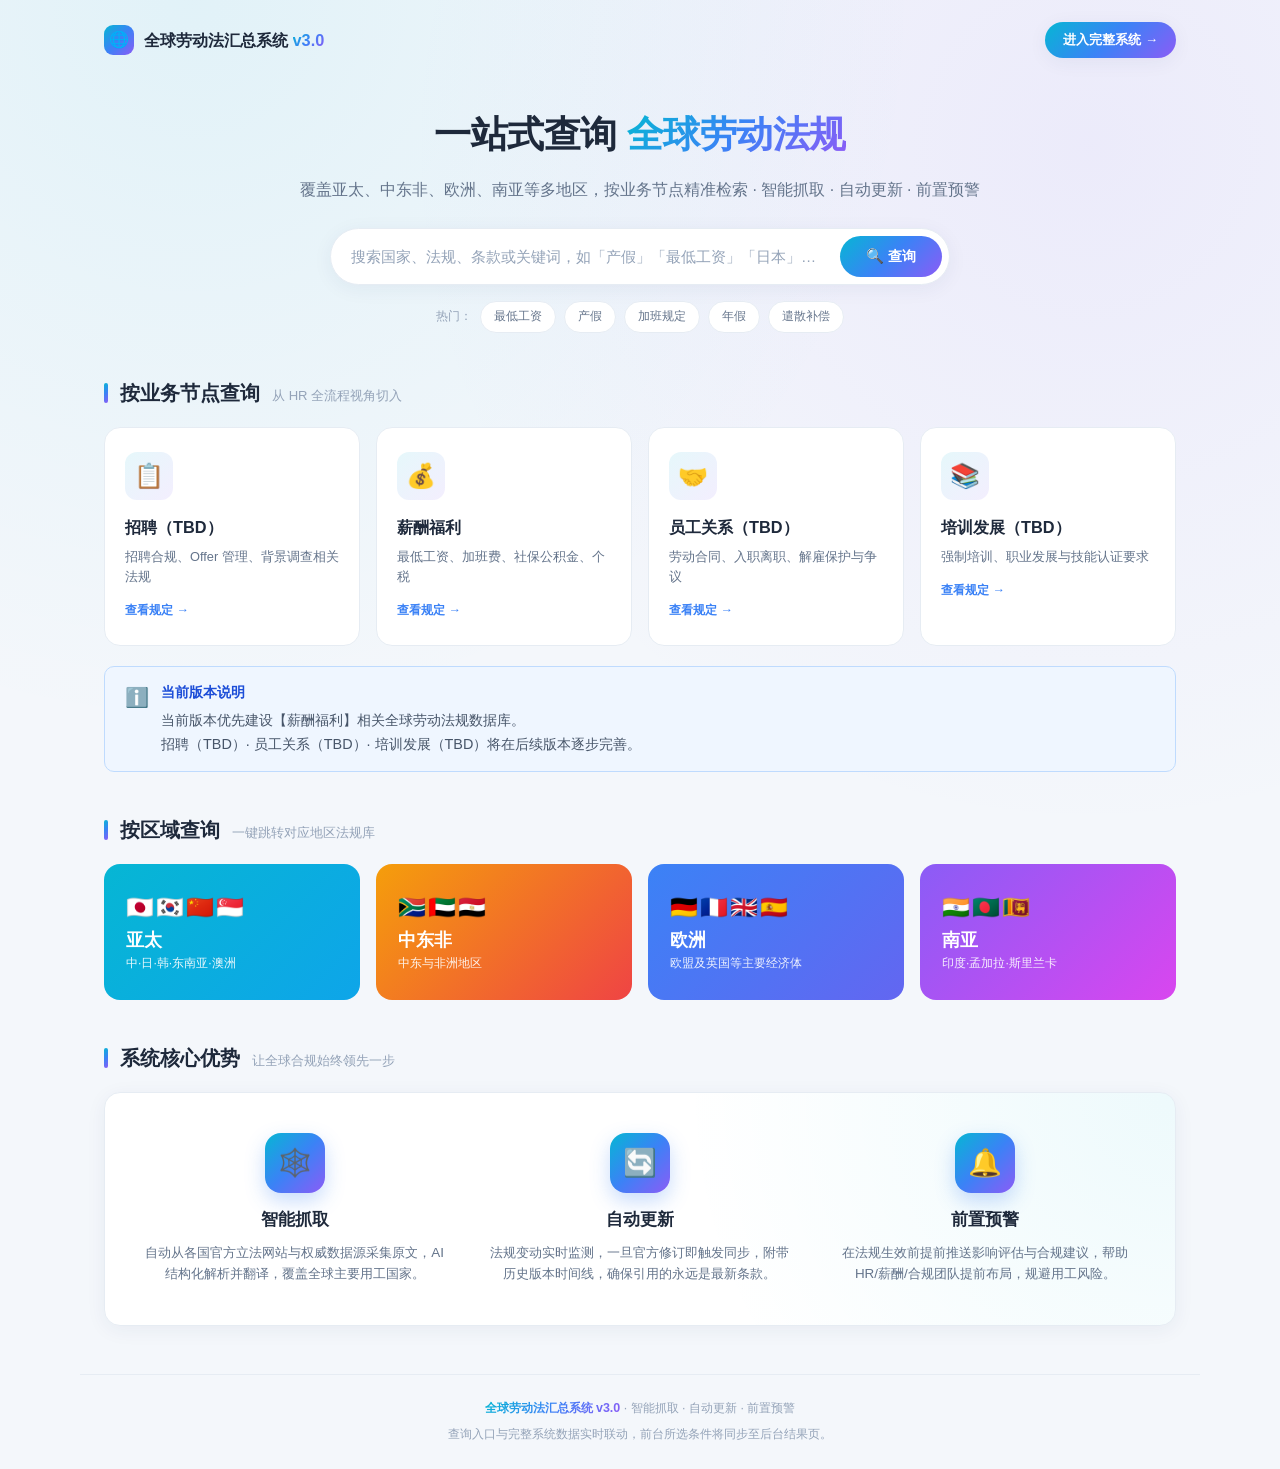
<file: portal.html>
<!DOCTYPE html>
<html lang="zh-CN">
<head>
<meta charset="UTF-8">
<meta name="viewport" content="width=device-width, initial-scale=1.0">
<title>全球劳动法汇总系统 · 智能查询入口</title>
<style>
*{margin:0;padding:0;box-sizing:border-box}
:root{
  --grad:linear-gradient(135deg,#06b6d4,#3b82f6,#8b5cf6);
  --grad-soft:linear-gradient(135deg,rgba(6,182,212,.10),rgba(139,92,246,.10));
  --accent:#3b82f6;--accent2:#06b6d4;--accent3:#8b5cf6;
  --text:#1e293b;--text2:#64748b;--text3:#94a3b8;
  --bg:#f4f7fb;--card:#ffffff;--border:#e6ecf3;
  --shadow:0 4px 20px rgba(30,58,95,.06);
  --shadow-hover:0 12px 32px rgba(59,130,246,.16);
  --radius:16px;--radius-sm:10px;
  --font:-apple-system,BlinkMacSystemFont,"Segoe UI",Roboto,"Noto Sans SC",sans-serif;
}
html,body{min-height:100%}
body{font-family:var(--font);background:var(--bg);color:var(--text);line-height:1.6;
  background-image:radial-gradient(circle at 15% 0%,rgba(6,182,212,.08),transparent 40%),
                   radial-gradient(circle at 85% 10%,rgba(139,92,246,.08),transparent 40%);}

/* ===== Header ===== */
.top{max-width:1120px;margin:0 auto;padding:22px 24px;display:flex;align-items:center;justify-content:space-between}
.brand{display:flex;align-items:center;gap:10px;font-weight:800;font-size:1.02rem}
.brand .dot{width:30px;height:30px;border-radius:9px;background:var(--grad);display:flex;align-items:center;justify-content:center;font-size:1rem}
.brand .grad-text{background:var(--grad);-webkit-background-clip:text;-webkit-text-fill-color:transparent;background-clip:text}
.top-enter{background:var(--grad);color:#fff;border:none;padding:9px 18px;border-radius:24px;font-size:.82rem;font-weight:600;cursor:pointer;box-shadow:var(--shadow);transition:transform .2s,box-shadow .2s}
.top-enter:hover{transform:translateY(-2px);box-shadow:var(--shadow-hover)}

/* ===== Hero ===== */
.hero{max-width:820px;margin:26px auto 10px;padding:0 24px;text-align:center}
.hero h1{font-size:2.3rem;font-weight:800;letter-spacing:-.5px;margin-bottom:12px}
.hero h1 .grad-text{background:var(--grad);-webkit-background-clip:text;-webkit-text-fill-color:transparent;background-clip:text}
.hero p{color:var(--text2);font-size:1rem;margin-bottom:26px}
.search-wrap{display:flex;gap:8px;max-width:620px;margin:0 auto;background:var(--card);
  border:1px solid var(--border);border-radius:30px;padding:7px 7px 7px 20px;box-shadow:var(--shadow);
  transition:box-shadow .25s,border-color .25s}
.search-wrap:focus-within{border-color:var(--accent);box-shadow:0 0 0 4px rgba(59,130,246,.12)}
.search-wrap input{flex:1;border:none;outline:none;font-size:.95rem;background:transparent;color:var(--text);font-family:var(--font)}
.search-wrap input::placeholder{color:var(--text3)}
.search-wrap button{background:var(--grad);color:#fff;border:none;border-radius:24px;padding:11px 26px;font-size:.9rem;font-weight:600;cursor:pointer;transition:transform .2s}
.search-wrap button:hover{transform:translateY(-1px)}
.quick{display:flex;gap:8px;justify-content:center;flex-wrap:wrap;margin-top:16px}
.quick span{color:var(--text3);font-size:.78rem;align-self:center}
.quick a{font-size:.78rem;color:var(--text2);background:var(--card);border:1px solid var(--border);
  padding:5px 13px;border-radius:16px;text-decoration:none;transition:all .2s}
.quick a:hover{color:var(--accent);border-color:var(--accent);background:rgba(59,130,246,.06)}

/* ===== Sections ===== */
.section{max-width:1120px;margin:0 auto;padding:34px 24px 8px}
.section-head{display:flex;align-items:baseline;gap:12px;margin-bottom:18px}
.section-head h2{font-size:1.25rem;font-weight:700}
.section-head .sub{color:var(--text3);font-size:.82rem}
.section-head .bar{width:4px;height:20px;border-radius:3px;background:var(--grad);align-self:center}

/* ===== Business nodes ===== */
.grid-4{display:grid;grid-template-columns:repeat(4,1fr);gap:16px}
.node-card{background:var(--card);border:1px solid var(--border);border-radius:var(--radius);padding:24px 20px;
  cursor:pointer;text-decoration:none;color:inherit;display:block;position:relative;overflow:hidden;
  transition:transform .25s,box-shadow .25s,border-color .25s}
.node-card::before{content:'';position:absolute;inset:0 0 auto 0;height:3px;background:var(--grad);transform:scaleX(0);transform-origin:left;transition:transform .3s}
.node-card:hover{transform:translateY(-4px);box-shadow:var(--shadow-hover);border-color:transparent}
.node-card:hover::before{transform:scaleX(1)}
.node-icon{width:48px;height:48px;border-radius:12px;background:var(--grad-soft);display:flex;align-items:center;justify-content:center;font-size:1.5rem;margin-bottom:14px}
.node-card h3{font-size:1.02rem;font-weight:700;margin-bottom:6px}
.node-card p{color:var(--text2);font-size:.8rem}
.node-card .go{margin-top:14px;font-size:.78rem;color:var(--accent);font-weight:600}

/* ===== Regions ===== */
.grid-region{display:grid;grid-template-columns:repeat(4,1fr);gap:16px}
.region-card{position:relative;border-radius:var(--radius);padding:26px 22px;cursor:pointer;text-decoration:none;color:#fff;
  overflow:hidden;min-height:132px;display:flex;flex-direction:column;justify-content:space-between;
  transition:transform .25s,box-shadow .25s}
.region-card:hover{transform:translateY(-4px);box-shadow:var(--shadow-hover)}
.region-card .r-flags{font-size:1.4rem;letter-spacing:2px}
.region-card h3{font-size:1.12rem;font-weight:700}
.region-card p{font-size:.76rem;opacity:.9}
.r-apac{background:linear-gradient(135deg,#06b6d4,#0ea5e9)}
.r-mea{background:linear-gradient(135deg,#f59e0b,#ef4444)}
.r-eu{background:linear-gradient(135deg,#3b82f6,#6366f1)}
.r-sa{background:linear-gradient(135deg,#8b5cf6,#d946ef)}

/* ===== Advantages ===== */
.adv-wrap{background:var(--card);border:1px solid var(--border);border-radius:var(--radius);padding:34px 30px;box-shadow:var(--shadow);
  background-image:radial-gradient(circle at 100% 0%,rgba(6,182,212,.07),transparent 45%)}
.grid-3{display:grid;grid-template-columns:repeat(3,1fr);gap:26px}
.adv{text-align:center;padding:6px}
.adv-icon{width:60px;height:60px;margin:0 auto 14px;border-radius:16px;background:var(--grad);display:flex;align-items:center;justify-content:center;font-size:1.7rem;box-shadow:0 8px 20px rgba(59,130,246,.28)}
.adv h3{font-size:1.05rem;font-weight:700;margin-bottom:8px}
.adv p{color:var(--text2);font-size:.84rem}

/* ===== Footer ===== */
.footer{max-width:1120px;margin:40px auto 0;padding:24px;text-align:center;color:var(--text3);font-size:.78rem;border-top:1px solid var(--border)}
.footer .grad-text{background:var(--grad);-webkit-background-clip:text;-webkit-text-fill-color:transparent;background-clip:text;font-weight:600}

/* ===== Responsive ===== */
@media(max-width:900px){
  .grid-4,.grid-region{grid-template-columns:repeat(2,1fr)}
  .grid-3{grid-template-columns:1fr}
  .hero h1{font-size:1.7rem}
}
@media(max-width:520px){
  .grid-4,.grid-region{grid-template-columns:1fr}
  .search-wrap{flex-direction:column;border-radius:16px;padding:12px}
  .search-wrap button{width:100%}
}
.fade{animation:fade .5s ease both}
@keyframes fade{from{opacity:0;transform:translateY(12px)}to{opacity:1;transform:translateY(0)}}
</style>
</head>
<body>

<!-- Header -->
<div class="top fade">
  <div class="brand">
    <span class="dot">🌐</span>
    <span>全球劳动法汇总系统 <span class="grad-text">v3.0</span></span>
  </div>
  <button class="top-enter" onclick="location.href='index.html'">进入完整系统 →</button>
</div>

<!-- Hero + Search -->
<section class="hero fade">
  <h1>一站式查询 <span class="grad-text">全球劳动法规</span></h1>
  <p>覆盖亚太、中东非、欧洲、南亚等多地区，按业务节点精准检索 · 智能抓取 · 自动更新 · 前置预警</p>
  <div class="search-wrap">
    <input id="q" type="text" placeholder="搜索国家、法规、条款或关键词，如「产假」「最低工资」「日本」…"
      onkeydown="if(event.key==='Enter')doSearch()">
    <button onclick="doSearch()">🔍 查询</button>
  </div>
  <div class="quick">
    <span>热门：</span>
    <a href="index.html?search=最低工资">最低工资</a>
    <a href="index.html?search=产假">产假</a>
    <a href="index.html?search=加班">加班规定</a>
    <a href="index.html?search=年假">年假</a>
    <a href="index.html?search=遣散">遣散补偿</a>
  </div>
</section>

<!-- Business Nodes -->
<section class="section fade">
  <div class="section-head">
    <span class="bar"></span>
    <h2>按业务节点查询</h2>
    <span class="sub">从 HR 全流程视角切入</span>
  </div>
  <div class="grid-4">
    <a class="node-card" href="index.html?business=recruit">
      <div class="node-icon">📋</div>
      <h3>招聘（TBD）</h3>
      <p>招聘合规、Offer 管理、背景调查相关法规</p>
      <div class="go">查看规定 →</div>
    </a>
    <a class="node-card" href="index.html?business=payroll">
      <div class="node-icon">💰</div>
      <h3>薪酬福利</h3>
      <p>最低工资、加班费、社保公积金、个税</p>
      <div class="go">查看规定 →</div>
    </a>
    <a class="node-card" href="index.html?business=relations">
      <div class="node-icon">🤝</div>
      <h3>员工关系（TBD）</h3>
      <p>劳动合同、入职离职、解雇保护与争议</p>
      <div class="go">查看规定 →</div>
    </a>
    <a class="node-card" href="index.html?business=training">
      <div class="node-icon">📚</div>
      <h3>培训发展（TBD）</h3>
      <p>强制培训、职业发展与技能认证要求</p>
      <div class="go">查看规定 →</div>
    </a>
  </div>
  <div style="margin-top:20px;padding:14px 20px;background:#eff6ff;border:1px solid #bfdbfe;border-radius:10px;display:flex;align-items:flex-start;gap:12px;font-size:0.9rem;color:#475569;line-height:1.65">
    <span style="font-size:1.2rem;flex-shrink:0;margin-top:1px">ℹ️</span>
    <div>
      <strong style="color:#1d4ed8;display:block;margin-bottom:4px">当前版本说明</strong>
      当前版本优先建设【薪酬福利】相关全球劳动法规数据库。<br>
      招聘（TBD）· 员工关系（TBD）· 培训发展（TBD）将在后续版本逐步完善。
    </div>
  </div>
</section>

<!-- Regions -->
<section class="section fade">
  <div class="section-head">
    <span class="bar"></span>
    <h2>按区域查询</h2>
    <span class="sub">一键跳转对应地区法规库</span>
  </div>
  <div class="grid-region">
    <a class="region-card r-apac" href="index.html?region=apac">
      <div class="r-flags">🇯🇵🇰🇷🇨🇳🇸🇬</div>
      <div><h3>亚太</h3><p>中·日·韩·东南亚·澳洲</p></div>
    </a>
    <a class="region-card r-mea" href="index.html?region=mea">
      <div class="r-flags">🇿🇦🇦🇪🇪🇬</div>
      <div><h3>中东非</h3><p>中东与非洲地区</p></div>
    </a>
    <a class="region-card r-eu" href="index.html?region=europe">
      <div class="r-flags">🇩🇪🇫🇷🇬🇧🇪🇸</div>
      <div><h3>欧洲</h3><p>欧盟及英国等主要经济体</p></div>
    </a>
    <a class="region-card r-sa" href="index.html?region=sasia">
      <div class="r-flags">🇮🇳🇧🇩🇱🇰</div>
      <div><h3>南亚</h3><p>印度·孟加拉·斯里兰卡</p></div>
    </a>
  </div>
</section>

<!-- Advantages -->
<section class="section fade">
  <div class="section-head">
    <span class="bar"></span>
    <h2>系统核心优势</h2>
    <span class="sub">让全球合规始终领先一步</span>
  </div>
  <div class="adv-wrap">
    <div class="grid-3">
      <div class="adv">
        <div class="adv-icon">🕸️</div>
        <h3>智能抓取</h3>
        <p>自动从各国官方立法网站与权威数据源采集原文，AI 结构化解析并翻译，覆盖全球主要用工国家。</p>
      </div>
      <div class="adv">
        <div class="adv-icon">🔄</div>
        <h3>自动更新</h3>
        <p>法规变动实时监测，一旦官方修订即触发同步，附带历史版本时间线，确保引用的永远是最新条款。</p>
      </div>
      <div class="adv">
        <div class="adv-icon">🔔</div>
        <h3>前置预警</h3>
        <p>在法规生效前提前推送影响评估与合规建议，帮助 HR/薪酬/合规团队提前布局，规避用工风险。</p>
      </div>
    </div>
  </div>
</section>

<div class="footer">
  <p><span class="grad-text">全球劳动法汇总系统 v3.0</span> · 智能抓取 · 自动更新 · 前置预警</p>
  <p style="margin-top:6px">查询入口与完整系统数据实时联动，前台所选条件将同步至后台结果页。</p>
</div>

<script>
function doSearch(){
  const v = document.getElementById('q').value.trim();
  location.href = v ? 'index.html?search=' + encodeURIComponent(v) : 'index.html';
}
</script>
</body>
</html>
</file>
